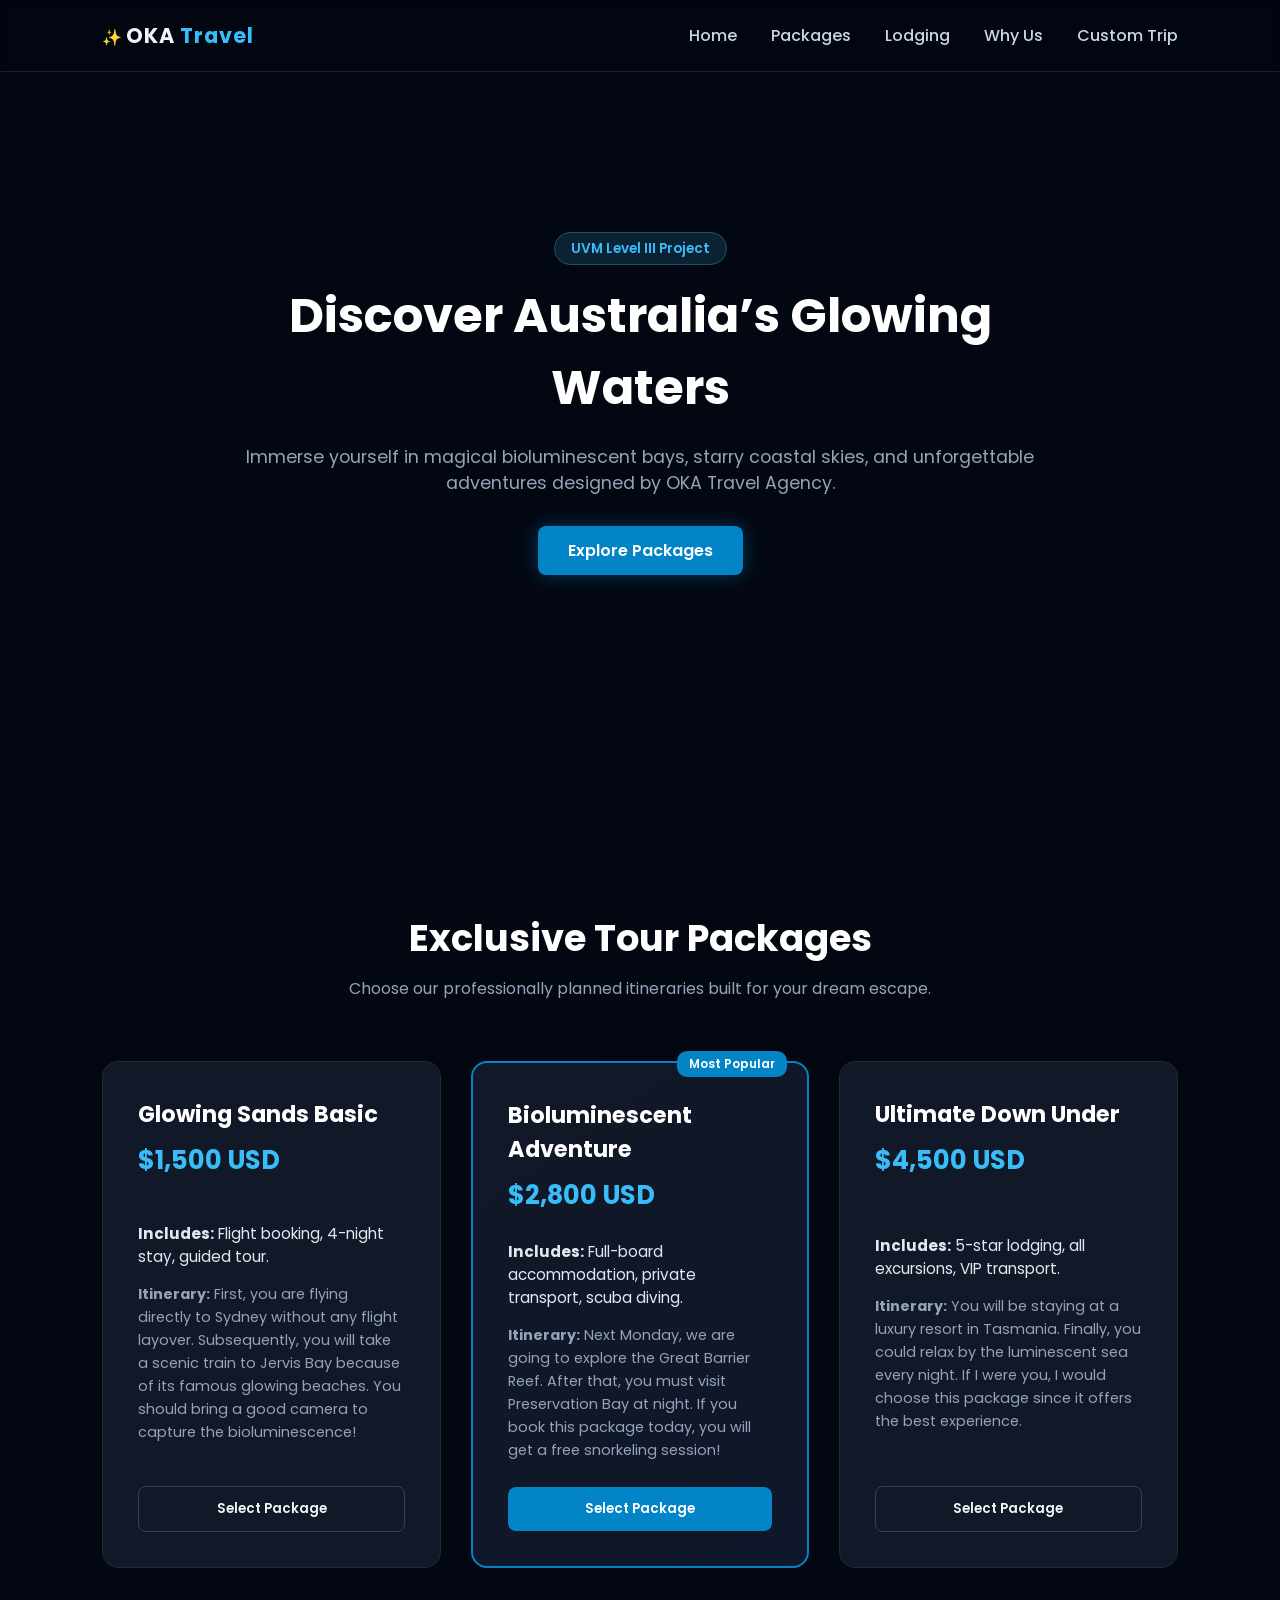
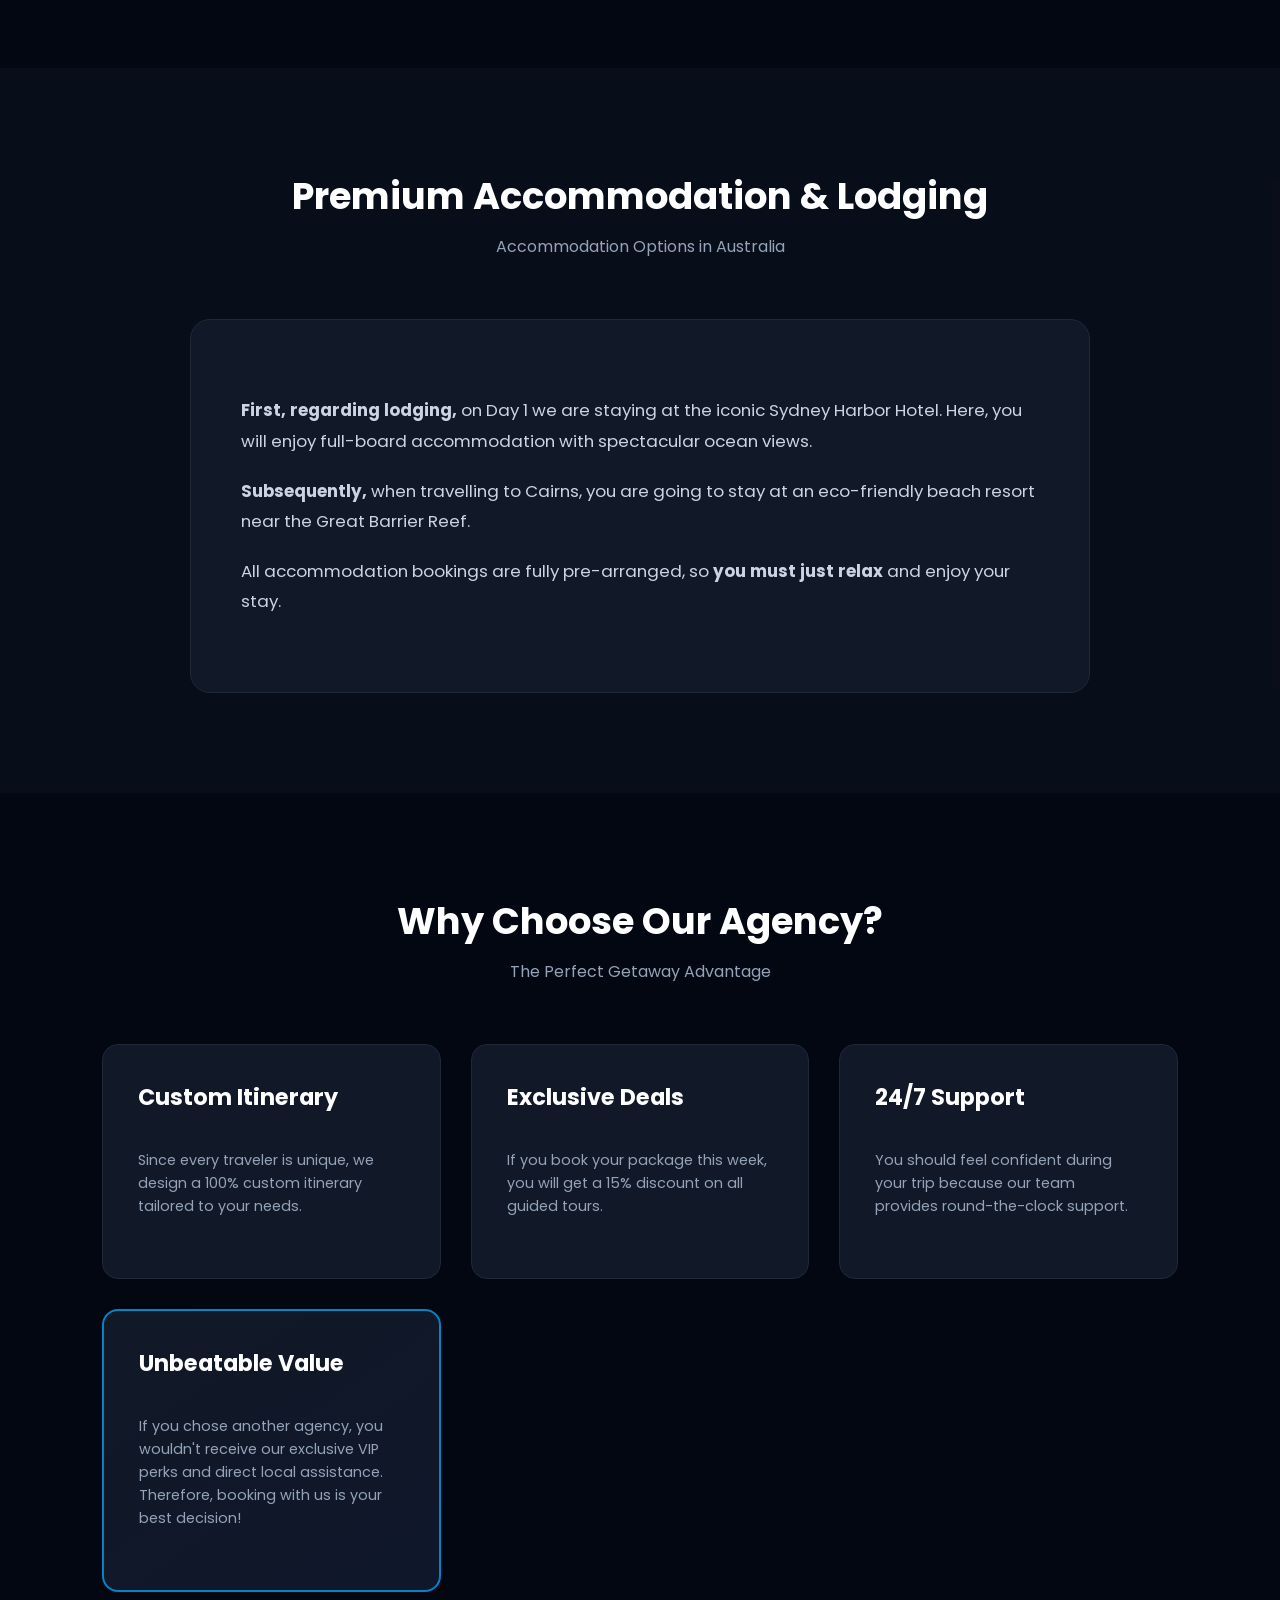
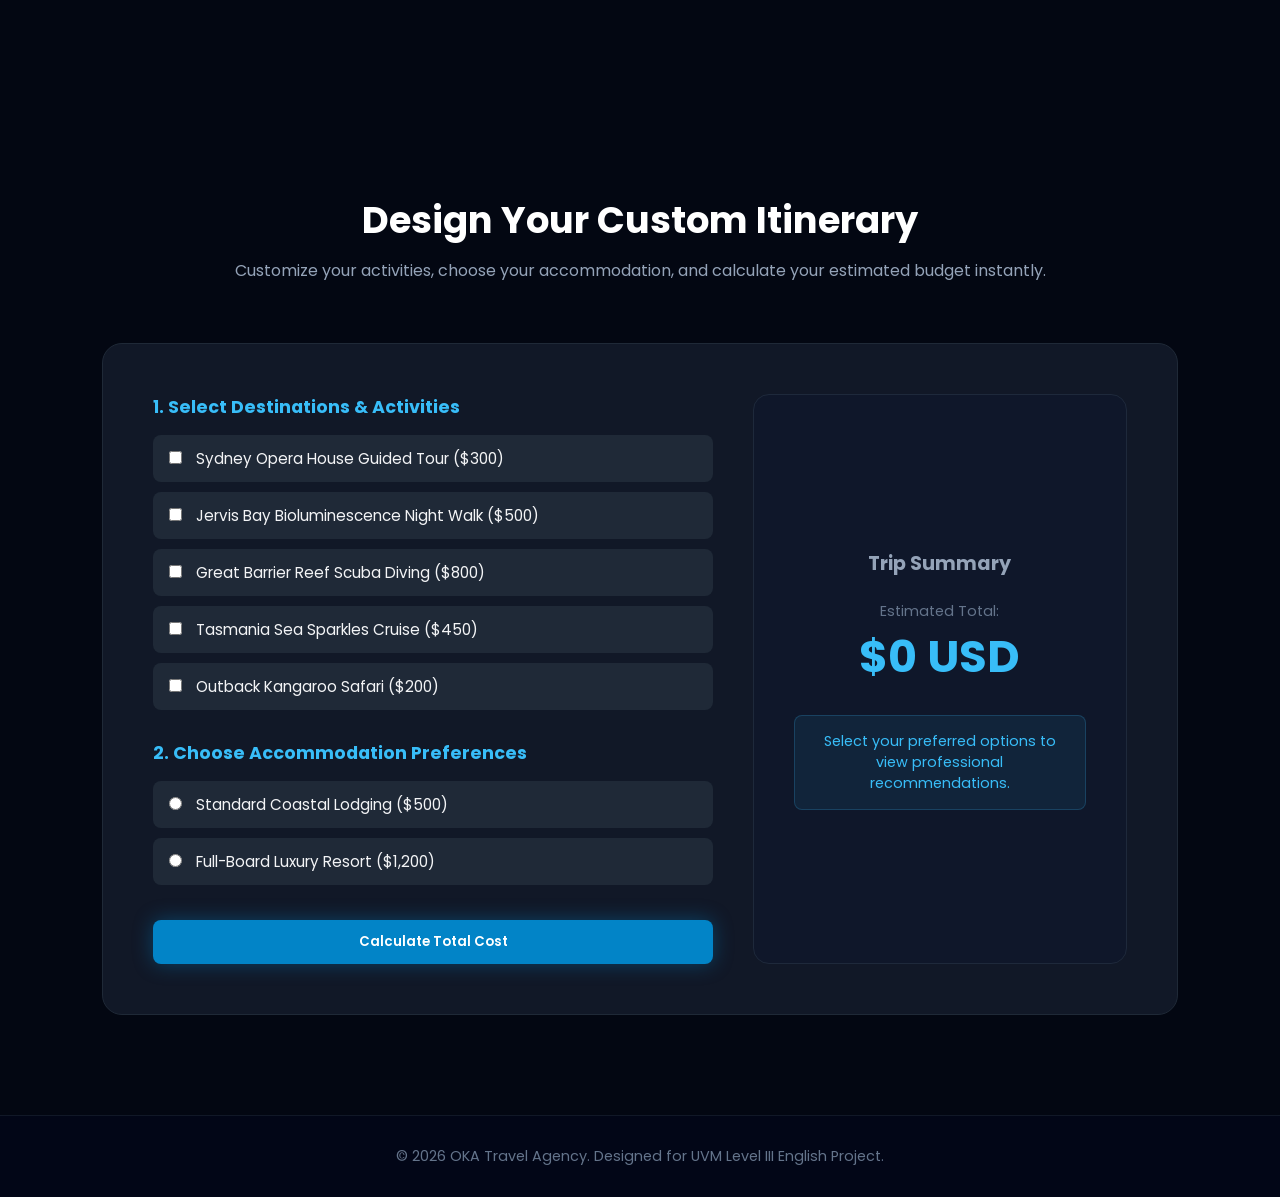
<file: index.html>
<!DOCTYPE html>
<html lang="en">

<head>
    <meta charset="UTF-8">
    <meta name="viewport" content="width=device-width, initial-scale=1.0">
    <title>OKA Travel Agency | The Glowing Australia Getaway</title>
    <link rel="stylesheet" href="style1.css">
    <!-- Google Fonts for modern typography -->
    <link href="https://fonts.googleapis.com/css2?family=Poppins:wght@300;400;600;700&display=swap" rel="stylesheet">
</head>

<body>

    <!-- Header Navigation -->
    <header class="main-header">
        <div class="logo-container">
            <span class="logo-icon">✨</span>
            <span class="logo-text">OKA <span>Travel</span></span>
        </div>
        <nav class="nav-links">
            <a href="#hero">Home</a>
            <a href="#packages">Packages</a>
            <a href="#lodging">Lodging</a>
            <a href="#why-choose">Why Us</a>
            <a href="#builder">Custom Trip</a>
        </nav>
    </header>

    <!-- Hero Section -->
    <section id="hero" class="hero-section">
        <div class="hero-overlay"></div>
        <div class="hero-content">
            <span class="badge">UVM Level III Project</span>
            <h1>Discover Australia’s Glowing Waters</h1>
            <p>Immerse yourself in magical bioluminescent bays, starry coastal skies, and unforgettable adventures
                designed by OKA Travel Agency.</p>
            <a href="#packages" class="btn-primary">Explore Packages</a>
        </div>
    </section>

    <!-- Packages Section -->
    <section id="packages" class="packages-section">
        <div class="section-title">
            <h2>Exclusive Tour Packages</h2>
            <p>Choose our professionally planned itineraries built for your dream escape.</p>
        </div>

        <div class="grid-container">
            <!-- Package 1 -->
            <div class="card">
                <div class="card-header">
                    <h3>Glowing Sands Basic</h3>
                    <span class="price">$1,500 USD</span>
                </div>
                <div class="card-body">
                    <p class="includes"><strong>Includes:</strong> Flight booking, 4-night stay, guided tour.</p>
                    <p class="description">
                        <strong>Itinerary:</strong> First, you are flying directly to Sydney without any flight layover.
                        Subsequently, you will take a scenic train to Jervis Bay because of its famous glowing beaches.
                        You should bring a good camera to capture the bioluminescence!
                    </p>
                </div>
                <div class="card-footer">
                    <button class="btn-outline">Select Package</button>
                </div>
            </div>

            <!-- Package 2 -->
            <div class="card featured">
                <div class="badge-popular">Most Popular</div>
                <div class="card-header">
                    <h3>Bioluminescent Adventure</h3>
                    <span class="price">$2,800 USD</span>
                </div>
                <div class="card-body">
                    <p class="includes"><strong>Includes:</strong> Full-board accommodation, private transport, scuba
                        diving.</p>
                    <p class="description">
                        <strong>Itinerary:</strong> Next Monday, we are going to explore the Great Barrier Reef. After
                        that, you must visit Preservation Bay at night. If you book this package today, you will get a
                        free snorkeling session!
                    </p>
                </div>
                <div class="card-footer">
                    <button class="btn-solid">Select Package</button>
                </div>
            </div>

            <!-- Package 3 -->
            <div class="card">
                <div class="card-header">
                    <h3>Ultimate Down Under</h3>
                    <span class="price">$4,500 USD</span>
                </div>
                <div class="card-body">
                    <p class="includes"><strong>Includes:</strong> 5-star lodging, all excursions, VIP transport.</p>
                    <p class="description">
                        <strong>Itinerary:</strong> You will be staying at a luxury resort in Tasmania. Finally, you
                        could relax by the luminescent sea every night. If I were you, I would choose this package since
                        it offers the best experience.
                    </p>
                </div>
                <div class="card-footer">
                    <button class="btn-outline">Select Package</button>
                </div>
            </div>
        </div>
    </section>

    <!-- New Lodging Section -->
    <section id="lodging" class="packages-section" style="background: rgba(17, 24, 39, 0.4);">
        <div class="section-title">
            <h2>Premium Accommodation & Lodging</h2>
            <p>Accommodation Options in Australia</p>
        </div>
        <div class="builder-wrapper" style="grid-template-columns: 1fr; max-width: 900px; margin: 0 auto;">
            <div class="card-body" style="font-size: 1.05rem; line-height: 1.8; color: #cbd5e1;">
                <p style="margin-bottom: 20px;">
                    <strong>First, regarding lodging,</strong> on Day 1 we are staying at the iconic Sydney Harbor Hotel. Here, you will enjoy full-board accommodation with spectacular ocean views.
                </p>
                <p style="margin-bottom: 20px;">
                    <strong>Subsequently,</strong> when travelling to Cairns, you are going to stay at an eco-friendly beach resort near the Great Barrier Reef.
                </p>
                <p>
                    All accommodation bookings are fully pre-arranged, so <strong>you must just relax</strong> and enjoy your stay.
                </p>
            </div>
        </div>
    </section>

    <!-- New Why Choose Us Section -->
    <section id="why-choose" class="packages-section">
        <div class="section-title">
            <h2>Why Choose Our Agency?</h2>
            <p>The Perfect Getaway Advantage</p>
        </div>
        <div class="grid-container">
            <div class="card">
                <div class="card-header"><h3>Custom Itinerary</h3></div>
                <div class="card-body">
                    <p class="description">Since every traveler is unique, we design a 100% custom itinerary tailored to your needs.</p>
                </div>
            </div>
            <div class="card">
                <div class="card-header"><h3>Exclusive Deals</h3></div>
                <div class="card-body">
                    <p class="description">If you book your package this week, you will get a 15% discount on all guided tours.</p>
                </div>
            </div>
            <div class="card">
                <div class="card-header"><h3>24/7 Support</h3></div>
                <div class="card-body">
                    <p class="description">You should feel confident during your trip because our team provides round-the-clock support.</p>
                </div>
            </div>
            <div class="card featured">
                <div class="card-header"><h3>Unbeatable Value</h3></div>
                <div class="card-body">
                    <p class="description">If you chose another agency, you wouldn't receive our exclusive VIP perks and direct local assistance. Therefore, booking with us is your best decision!</p>
                </div>
            </div>
        </div>
    </section>

    <!-- Custom Itinerary Builder Section -->
    <section id="builder" class="builder-section">
        <div class="section-title">
            <h2>Design Your Custom Itinerary</h2>
            <p>Customize your activities, choose your accommodation, and calculate your estimated budget instantly.</p>
        </div>

        <div class="builder-wrapper">
            <form id="customForm" class="builder-form">
                <h3>1. Select Destinations & Activities</h3>
                <div class="checkbox-group">
                    <label><input type="checkbox" class="cost-item" value="300"> Sydney Opera House Guided Tour
                        ($300)</label>
                    <label><input type="checkbox" class="cost-item" value="500"> Jervis Bay Bioluminescence Night Walk
                        ($500)</label>
                    <label><input type="checkbox" class="cost-item" value="800"> Great Barrier Reef Scuba Diving
                        ($800)</label>
                    <label><input type="checkbox" class="cost-item" value="450"> Tasmania Sea Sparkles Cruise
                        ($450)</label>
                    <label><input type="checkbox" class="cost-item" value="200"> Outback Kangaroo Safari ($200)</label>
                </div>

                <h3>2. Choose Accommodation Preferences</h3>
                <div class="radio-group">
                    <label><input type="radio" name="lodging" class="cost-item" value="500"> Standard Coastal Lodging
                        ($500)</label>
                    <label><input type="radio" name="lodging" class="cost-item" value="1200"> Full-Board Luxury Resort
                        ($1,200)</label>
                </div>

                <button type="button" onclick="calculateTotal()" class="btn-primary calculate-btn">Calculate Total
                    Cost</button>
            </form>

            <div class="builder-result">
                <h3>Trip Summary</h3>
                <div class="total-box">
                    <span>Estimated Total:</span>
                    <h2 id="total-price">$0 USD</h2>
                </div>
                <p id="recommendation-text" class="recommendation-box">Select your preferred options to view
                    professional recommendations.</p>
            </div>
        </div>
    </section>

    <!-- Footer -->
    <footer>
        <p>&copy; 2026 OKA Travel Agency. Designed for UVM Level III English Project.</p>
    </footer>

    <script src="script1.js"></script>
</body>

</html>
</file>
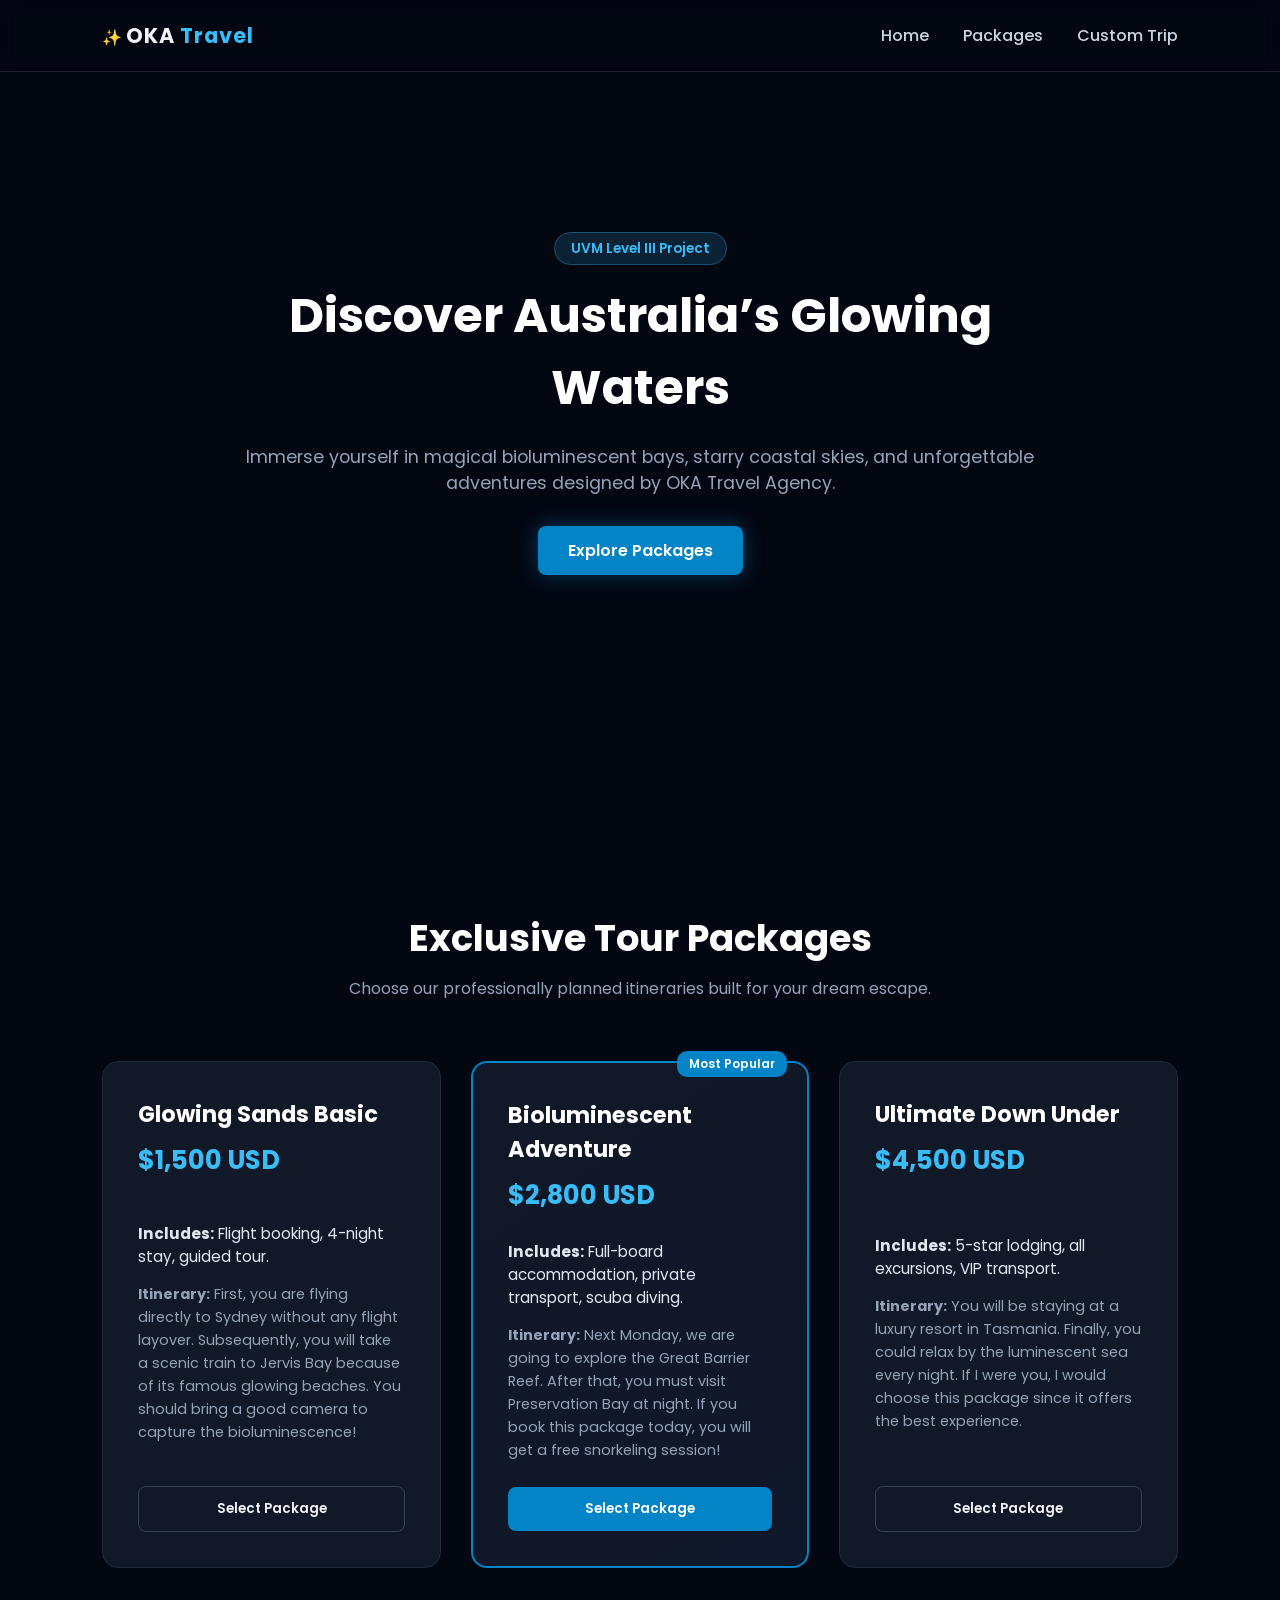
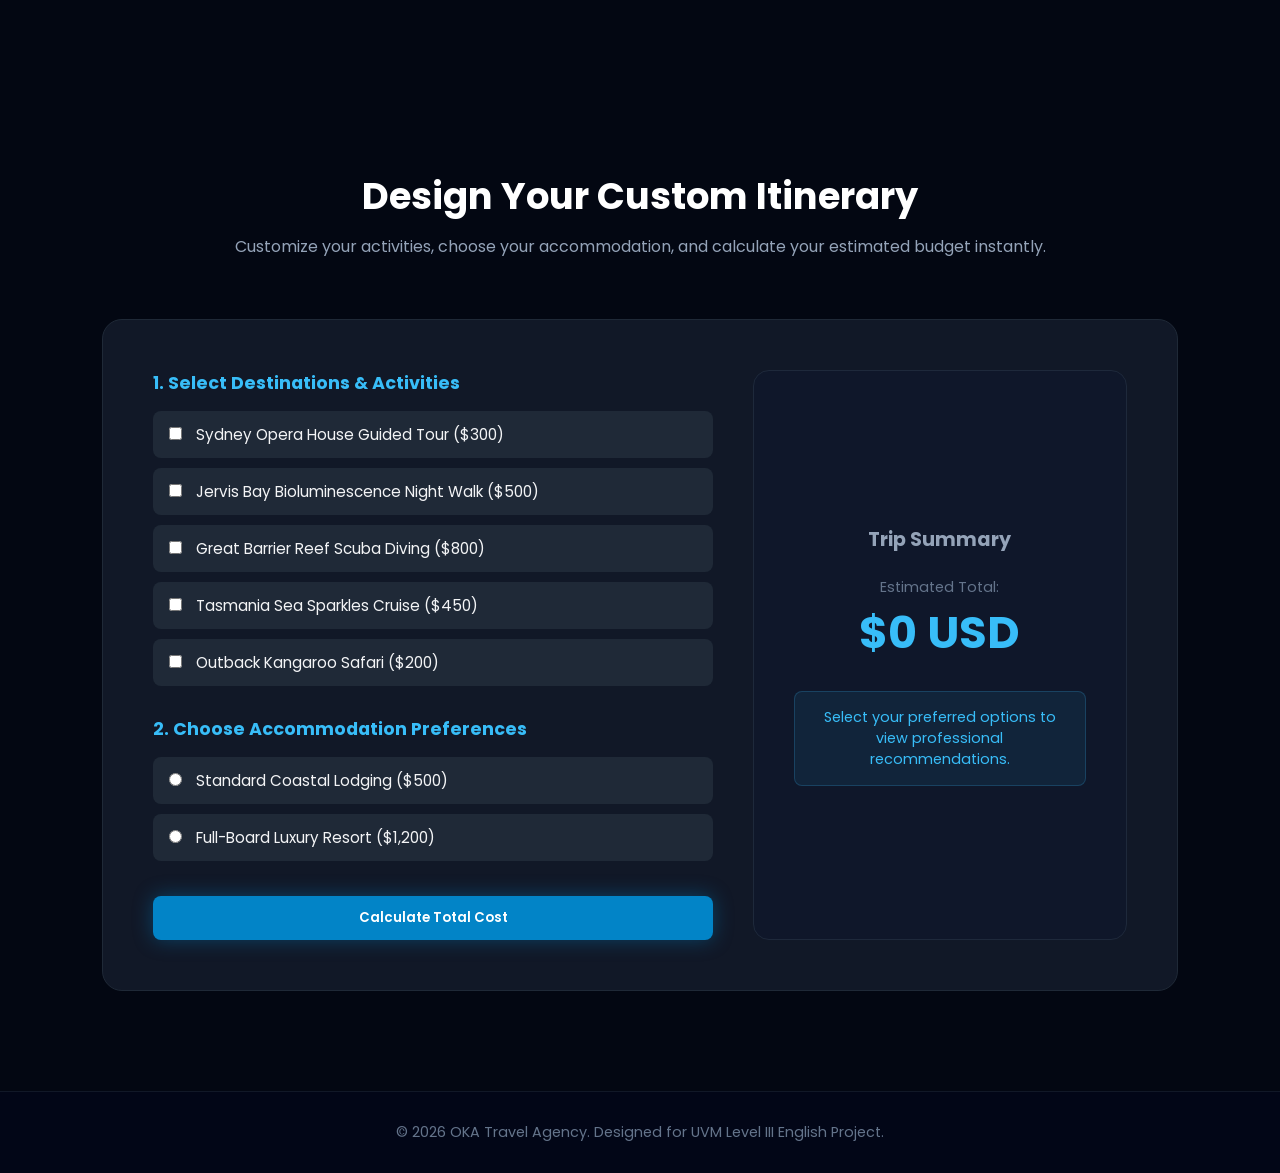
<file: index1.html>
<!DOCTYPE html>
<html lang="en">

<head>
    <meta charset="UTF-8">
    <meta name="viewport" content="width=device-width, initial-scale=1.0">
    <title>OKA Travel Agency | The Glowing Australia Getaway</title>
    <link rel="stylesheet" href="style1.css">
    <!-- Google Fonts for modern typography -->
    <link href="https://fonts.googleapis.com/css2?family=Poppins:wght@300;400;600;700&display=swap" rel="stylesheet">
</head>

<body>

    <!-- Header Navigation -->
    <header class="main-header">
        <div class="logo-container">
            <span class="logo-icon">✨</span>
            <span class="logo-text">OKA <span>Travel</span></span>
        </div>
        <nav class="nav-links">
            <a href="#hero">Home</a>
            <a href="#packages">Packages</a>
            <a href="#builder">Custom Trip</a>
        </nav>
    </header>

    <!-- Hero Section -->
    <section id="hero" class="hero-section">
        <div class="hero-overlay"></div>
        <div class="hero-content">
            <span class="badge">UVM Level III Project</span>
            <h1>Discover Australia’s Glowing Waters</h1>
            <p>Immerse yourself in magical bioluminescent bays, starry coastal skies, and unforgettable adventures
                designed by OKA Travel Agency.</p>
            <a href="#packages" class="btn-primary">Explore Packages</a>
        </div>
    </section>

    <!-- Packages Section -->
    <section id="packages" class="packages-section">
        <div class="section-title">
            <h2>Exclusive Tour Packages</h2>
            <p>Choose our professionally planned itineraries built for your dream escape.</p>
        </div>

        <div class="grid-container">
            <!-- Package 1 -->
            <div class="card">
                <div class="card-header">
                    <h3>Glowing Sands Basic</h3>
                    <span class="price">$1,500 USD</span>
                </div>
                <div class="card-body">
                    <p class="includes"><strong>Includes:</strong> Flight booking, 4-night stay, guided tour.</p>
                    <p class="description">
                        <strong>Itinerary:</strong> First, you are flying directly to Sydney without any flight layover.
                        Subsequently, you will take a scenic train to Jervis Bay because of its famous glowing beaches.
                        You should bring a good camera to capture the bioluminescence!
                    </p>
                </div>
                <div class="card-footer">
                    <button class="btn-outline">Select Package</button>
                </div>
            </div>

            <!-- Package 2 -->
            <div class="card featured">
                <div class="badge-popular">Most Popular</div>
                <div class="card-header">
                    <h3>Bioluminescent Adventure</h3>
                    <span class="price">$2,800 USD</span>
                </div>
                <div class="card-body">
                    <p class="includes"><strong>Includes:</strong> Full-board accommodation, private transport, scuba
                        diving.</p>
                    <p class="description">
                        <strong>Itinerary:</strong> Next Monday, we are going to explore the Great Barrier Reef. After
                        that, you must visit Preservation Bay at night. If you book this package today, you will get a
                        free snorkeling session!
                    </p>
                </div>
                <div class="card-footer">
                    <button class="btn-solid">Select Package</button>
                </div>
            </div>

            <!-- Package 3 -->
            <div class="card">
                <div class="card-header">
                    <h3>Ultimate Down Under</h3>
                    <span class="price">$4,500 USD</span>
                </div>
                <div class="card-body">
                    <p class="includes"><strong>Includes:</strong> 5-star lodging, all excursions, VIP transport.</p>
                    <p class="description">
                        <strong>Itinerary:</strong> You will be staying at a luxury resort in Tasmania. Finally, you
                        could relax by the luminescent sea every night. If I were you, I would choose this package since
                        it offers the best experience.
                    </p>
                </div>
                <div class="card-footer">
                    <button class="btn-outline">Select Package</button>
                </div>
            </div>
        </div>
    </section>

    <!-- Custom Itinerary Builder Section -->
    <section id="builder" class="builder-section">
        <div class="section-title">
            <h2>Design Your Custom Itinerary</h2>
            <p>Customize your activities, choose your accommodation, and calculate your estimated budget instantly.</p>
        </div>

        <div class="builder-wrapper">
            <form id="customForm" class="builder-form">
                <h3>1. Select Destinations & Activities</h3>
                <div class="checkbox-group">
                    <label><input type="checkbox" class="cost-item" value="300"> Sydney Opera House Guided Tour
                        ($300)</label>
                    <label><input type="checkbox" class="cost-item" value="500"> Jervis Bay Bioluminescence Night Walk
                        ($500)</label>
                    <label><input type="checkbox" class="cost-item" value="800"> Great Barrier Reef Scuba Diving
                        ($800)</label>
                    <label><input type="checkbox" class="cost-item" value="450"> Tasmania Sea Sparkles Cruise
                        ($450)</label>
                    <label><input type="checkbox" class="cost-item" value="200"> Outback Kangaroo Safari ($200)</label>
                </div>

                <h3>2. Choose Accommodation Preferences</h3>
                <div class="radio-group">
                    <label><input type="radio" name="lodging" class="cost-item" value="500"> Standard Coastal Lodging
                        ($500)</label>
                    <label><input type="radio" name="lodging" class="cost-item" value="1200"> Full-Board Luxury Resort
                        ($1,200)</label>
                </div>

                <button type="button" onclick="calculateTotal()" class="btn-primary calculate-btn">Calculate Total
                    Cost</button>
            </form>

            <div class="builder-result">
                <h3>Trip Summary</h3>
                <div class="total-box">
                    <span>Estimated Total:</span>
                    <h2 id="total-price">$0 USD</h2>
                </div>
                <p id="recommendation-text" class="recommendation-box">Select your preferred options to view
                    professional recommendations.</p>
            </div>
        </div>
    </section>

    <!-- Footer -->
    <footer>
        <p>&copy; 2026 OKA Travel Agency. Designed for UVM Level III English Project.</p>
    </footer>

    <script src="script1.js"></script>
</body>

</html>
</file>
<file: style1.css>
* {
    margin: 0;
    padding: 0;
    box-sizing: border-box;
    font-family: 'Poppins', sans-serif;
}

body {
    background-color: #030712;
    color: #f3f4f6;
    scroll-behavior: smooth;
}

/* Header */
.main-header {
    position: fixed;
    top: 0;
    left: 0;
    width: 100%;
    display: flex;
    justify-content: space-between;
    align-items: center;
    padding: 20px 8%;
    background: rgba(3, 7, 18, 0.85);
    backdrop-filter: blur(10px);
    z-index: 1000;
    border-bottom: 1px solid rgba(255, 255, 255, 0.1);
}

.logo-text {
    font-size: 1.3rem;
    font-weight: 700;
    letter-spacing: 1px;
}

.logo-text span {
    color: #38bdf8;
}

.nav-links a {
    color: #cbd5e1;
    text-decoration: none;
    margin-left: 30px;
    font-weight: 500;
    transition: 0.3s;
}

.nav-links a:hover {
    color: #38bdf8;
}

/* Hero Section */
.hero-section {
    height: 90vh;
    background: url('https://images.unsplash.com/photo-1518509562904-e7ef99cdcc86?ixlib=rb-4.0.3&auto=format&fit=crop&w=1920&q=80') center/cover no-repeat;
    display: flex;
    align-items: center;
    justify-content: center;
    text-align: center;
    position: relative;
    padding: 0 20px;
}

.hero-overlay {
    position: absolute;
    top: 0;
    left: 0;
    width: 100%;
    height: 100%;
    background: linear-gradient(180deg, rgba(3, 7, 18, 0.4) 0%, rgba(3, 7, 18, 0.95) 100%);
}

.hero-content {
    position: relative;
    z-index: 2;
    max-width: 800px;
}

.badge {
    background: rgba(56, 189, 248, 0.15);
    color: #38bdf8;
    padding: 6px 16px;
    border-radius: 20px;
    font-size: 0.85rem;
    font-weight: 600;
    border: 1px solid rgba(56, 189, 248, 0.3);
}

.hero-content h1 {
    font-size: 3rem;
    margin: 20px 0;
    font-weight: 700;
    color: #ffffff;
}

.hero-content p {
    color: #94a3b8;
    font-size: 1.1rem;
    margin-bottom: 30px;
}

.btn-primary {
    background: #0284c7;
    color: white;
    padding: 12px 30px;
    border-radius: 8px;
    text-decoration: none;
    font-weight: 600;
    transition: 0.3s;
    display: inline-block;
    box-shadow: 0 0 20px rgba(2, 132, 199, 0.4);
}

.btn-primary:hover {
    background: #38bdf8;
    color: #030712;
    box-shadow: 0 0 30px rgba(56, 189, 248, 0.6);
}

/* Sections General */
.packages-section,
.builder-section {
    padding: 100px 8%;
}

.section-title {
    text-align: center;
    margin-bottom: 60px;
}

.section-title h2 {
    font-size: 2.3rem;
    color: #ffffff;
    margin-bottom: 10px;
}

.section-title p {
    color: #94a3b8;
}

/* Grid Cards */
.grid-container {
    display: grid;
    grid-template-columns: repeat(auto-fit, minmax(320px, 1fr));
    gap: 30px;
}

.card {
    background: #111827;
    border: 1px solid #1f2937;
    border-radius: 16px;
    padding: 35px;
    display: flex;
    flex-direction: column;
    justify-content: space-between;
    position: relative;
    transition: transform 0.3s, border-color 0.3s;
}

.card:hover {
    transform: translateY(-5px);
    border-color: #38bdf8;
}

.card.featured {
    background: linear-gradient(145deg, #111827, #0f172a);
    border: 2px solid #0284c7;
}

.badge-popular {
    position: absolute;
    top: -12px;
    right: 20px;
    background: #0284c7;
    color: white;
    font-size: 0.75rem;
    font-weight: 600;
    padding: 4px 12px;
    border-radius: 10px;
}

.card-header h3 {
    font-size: 1.4rem;
    color: #ffffff;
    margin-bottom: 10px;
}

.price {
    font-size: 1.6rem;
    font-weight: 700;
    color: #38bdf8;
}

.card-body {
    margin: 25px 0;
}

.includes {
    font-size: 0.95rem;
    color: #e2e8f0;
    margin-bottom: 15px;
}

.description {
    font-size: 0.9rem;
    color: #94a3b8;
    line-height: 1.6;
}

.btn-outline,
.btn-solid {
    width: 100%;
    padding: 12px;
    border-radius: 8px;
    font-weight: 600;
    cursor: pointer;
    transition: 0.3s;
}

.btn-outline {
    background: transparent;
    border: 1px solid #374151;
    color: #f3f4f6;
}

.btn-outline:hover {
    border-color: #38bdf8;
    color: #38bdf8;
}

.btn-solid {
    background: #0284c7;
    border: none;
    color: white;
}

.btn-solid:hover {
    background: #38bdf8;
    color: #030712;
}

/* Builder Section */
.builder-wrapper {
    display: grid;
    grid-template-columns: 1.2fr 0.8fr;
    gap: 40px;
    background: #111827;
    padding: 50px;
    border-radius: 20px;
    border: 1px solid #1f2937;
}

.builder-form h3 {
    font-size: 1.1rem;
    color: #38bdf8;
    margin-bottom: 15px;
}

.builder-form h3:not(:first-child) {
    margin-top: 30px;
}

.checkbox-group label,
.radio-group label {
    display: block;
    background: #1f2937;
    padding: 12px 16px;
    border-radius: 8px;
    margin-bottom: 10px;
    cursor: pointer;
    font-size: 0.95rem;
    transition: background 0.2s;
}

.checkbox-group label:hover,
.radio-group label:hover {
    background: #374151;
}

.checkbox-group input,
.radio-group input {
    margin-right: 10px;
}

.calculate-btn {
    width: 100%;
    margin-top: 25px;
    border: none;
}

.builder-result {
    background: #0f172a;
    padding: 40px;
    border-radius: 16px;
    display: flex;
    flex-direction: column;
    justify-content: center;
    text-align: center;
    border: 1px solid #1e293b;
}

.builder-result h3 {
    color: #94a3b8;
    font-size: 1.2rem;
    margin-bottom: 20px;
}

.total-box {
    margin-bottom: 25px;
}

.total-box span {
    font-size: 0.9rem;
    color: #64748b;
}

#total-price {
    font-size: 2.8rem;
    color: #38bdf8;
    font-weight: 700;
}

.recommendation-box {
    background: rgba(56, 189, 248, 0.08);
    border: 1px solid rgba(56, 189, 248, 0.2);
    padding: 15px;
    border-radius: 8px;
    font-size: 0.9rem;
    color: #38bdf8;
}

/* Footer */
footer {
    text-align: center;
    padding: 30px;
    background: #020617;
    color: #64748b;
    border-top: 1px solid #111827;
    font-size: 0.9rem;
}

@media(max-width: 900px) {
    .builder-wrapper {
        grid-template-columns: 1fr;
        padding: 25px;
    }
}
</file>
